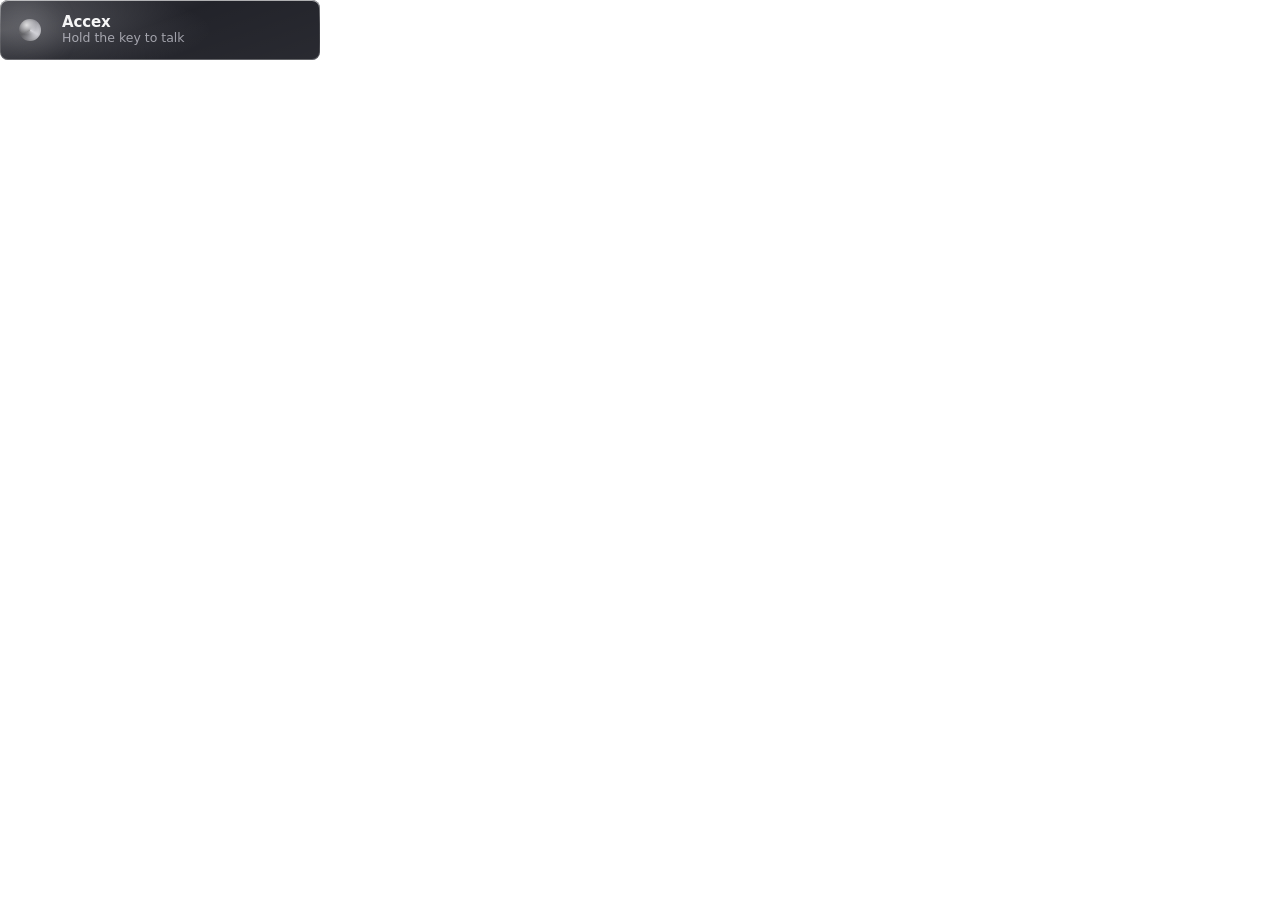
<file: ui/web/index.html>
<!doctype html>
<html lang="en">
<head>
  <meta charset="utf-8">
  <meta name="viewport" content="width=device-width, initial-scale=1">
  <title>Accex</title>
  <link rel="stylesheet" href="style.css">
</head>
<body>
  <!-- Visual companion for people next to the user; screen readers ignore it. -->
  <main id="stage" aria-hidden="true">
    <section id="pill" class="pill" data-state="idle">
      <div class="glass-edge"></div>
      <header class="row">
        <div class="orb"><span class="orb-core"></span><span class="orb-glow"></span></div>
        <div class="status">
          <span id="title" class="title">Accex</span>
          <span id="sub" class="sub">Hold the key to talk</span>
        </div>
        <div class="wave" id="wave"><i></i><i></i><i></i><i></i><i></i><i></i><i></i></div>
        <span id="badge" class="badge" hidden>Senior</span>
      </header>
      <div class="details" id="details"><div class="details-inner">
        <div class="line you" id="youLine" hidden>
          <span class="label">You</span><p id="you"></p>
        </div>
        <div class="line step" id="stepLine" hidden>
          <span class="label" id="stepLabel">Step 1</span>
          <div class="step-body">
            <p id="step"></p>
            <div class="progress"><i id="bar"></i></div>
          </div>
        </div>
        <div class="line reply" id="replyLine" hidden>
          <span class="label">Accex</span><p id="reply"></p>
        </div>
      </div></div>
    </section>
  </main>
  <script src="app.js"></script>
</body>
</html>
</file>
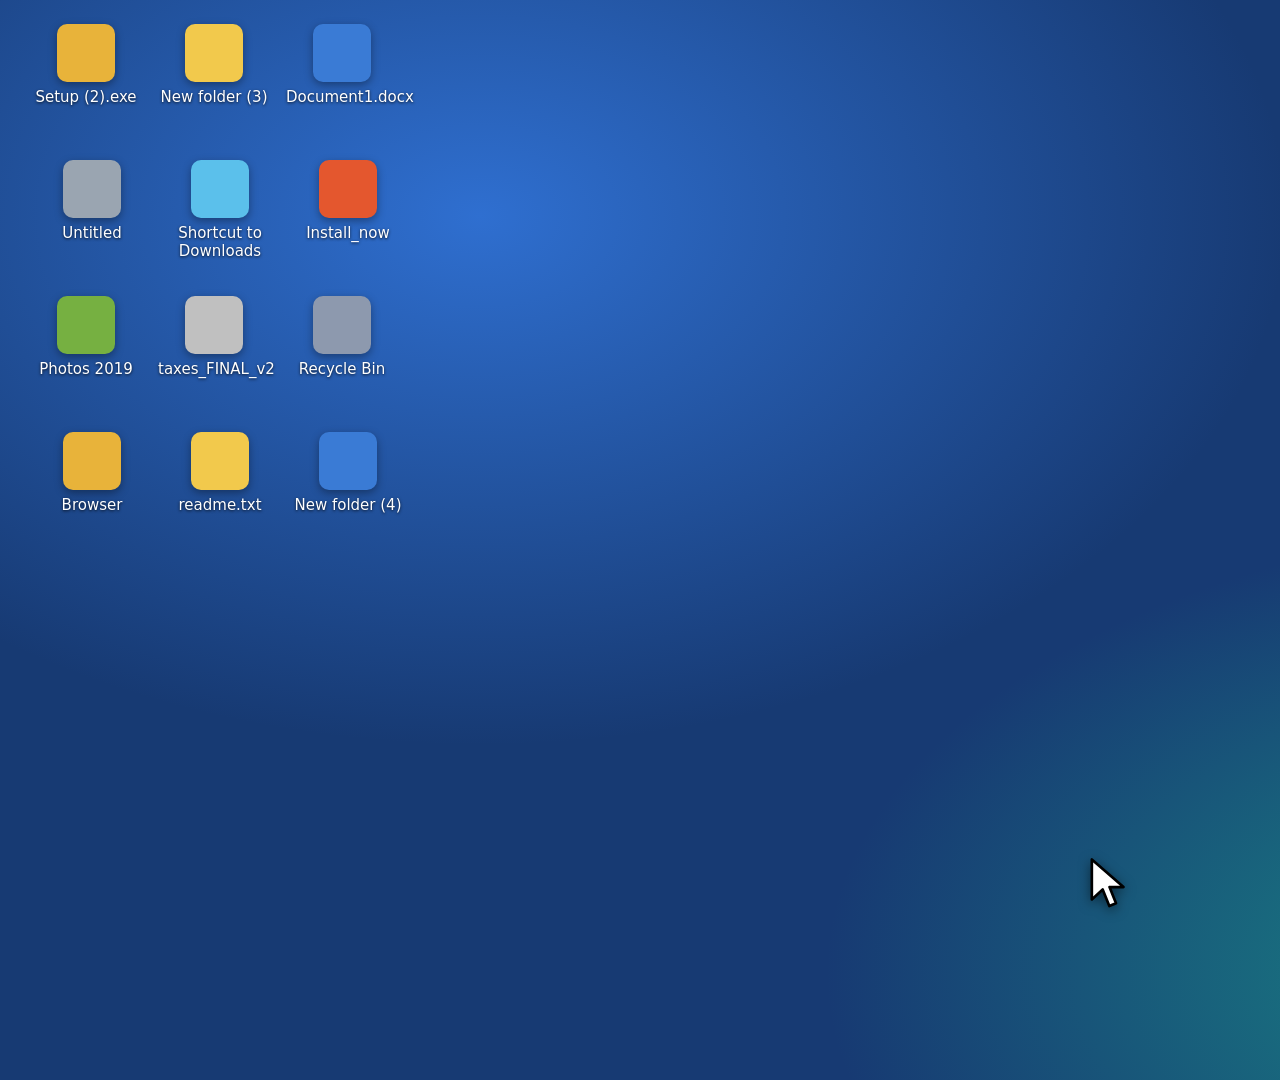
<file: brag-output/work/composition/index.html>
<!doctype html>
<html lang="en">
<head>
<meta charset="utf-8">
<title>Accex launch</title>
<!-- The real pill stylesheet, copied unchanged from ui/web/style.css -->
<link rel="stylesheet" href="pill.css">
<style>
  /* Video overrides: every value is driven by render(t), so no CSS transitions. */
  *, *::before, *::after { transition: none !important; }
  .details, .pill.expanded .details, .line { animation: none !important; }
  html, body { width: 1920px; height: 1080px; background: #000; overflow: hidden; }
  body { position: relative; font-family: "Segoe UI Variable Display", "Segoe UI", system-ui, sans-serif;
         color: #fff; -webkit-font-smoothing: antialiased; }
  .scene { position: absolute; inset: 0; display: none; }

  /* 1 hook */
  #s1 { background: #000; }
  .hook { position: absolute; left: 0; right: 0; top: 440px; text-shadow: 0 6px 40px rgba(0,0,0,.6); text-align: center; font-size: 118px;
          font-weight: 650; letter-spacing: -0.035em; line-height: 1; }
  .hook span { display: inline-block; margin: 0 0.12em; }

  #clutter { position: absolute; inset: 0; background:
      radial-gradient(60% 70% at 25% 20%, #2f6fd0, transparent 70%),
      radial-gradient(60% 60% at 85% 90%, #1a8f86, transparent 70%), #173a73; }
  .ico { position: absolute; width: 112px; text-align: center; font-size: 15px; color: #fff;
         text-shadow: 0 1px 3px rgba(0,0,0,.8); line-height: 1.2; }
  .ico b { display: block; width: 58px; height: 58px; margin: 0 auto 6px; border-radius: 10px;
           box-shadow: 0 3px 8px rgba(0,0,0,.35); }
  .dlg { position: absolute; background: #f3f3f3; color: #1b1b1b; border-radius: 10px; padding: 24px 26px;
         box-shadow: 0 30px 70px rgba(0,0,0,.55), 0 0 0 1px rgba(0,0,0,.2); font-size: 20px; }
  .dlg h4 { font-size: 23px; font-weight: 650; margin-bottom: 10px; }
  .dlg .btns { display: flex; gap: 10px; margin-top: 20px; justify-content: flex-end; }
  .dlg .btns span { padding: 9px 18px; border-radius: 6px; background: #e1e1e1; font-size: 17px; }
  .dlg .btns span.pri { background: #0a64d8; color: #fff; }
  #scrim { position: absolute; inset: 0; background: #000; }
  #cursor0 { position: absolute; width: 40px; height: 54px; left: 0; top: 0; filter: drop-shadow(0 3px 6px rgba(0,0,0,.5)); }

  /* 2 reveal */
  #s2 { background: radial-gradient(60% 70% at 50% 62%, rgba(10,132,255,0.20), transparent 70%), #06070b; }
  #quote { position: absolute; left: 0; right: 0; top: 250px; text-align: center; font-size: 74px;
           font-weight: 600; letter-spacing: -0.025em; color: rgba(255,255,255,0.96); }
  #quote .caret { display: inline-block; width: 5px; height: 0.95em; margin-left: 6px; vertical-align: -0.12em;
                  background: #64d2ff; border-radius: 2px; }
  #kicker { position: absolute; left: 0; right: 0; top: 186px; text-align: center; font-size: 26px;
            font-weight: 600; letter-spacing: 0.22em; color: rgba(235,235,245,0.55); text-transform: uppercase; }

  /* 3-4 desktop */
  #desk { background:
      radial-gradient(55% 60% at 22% 18%, rgba(47,92,214,0.75), transparent 70%),
      radial-gradient(50% 60% at 85% 95%, rgba(126,58,190,0.65), transparent 70%),
      radial-gradient(40% 40% at 70% 30%, rgba(20,160,200,0.30), transparent 70%),
      #0a0e22; }
  .headline { position: absolute; left: 0; right: 0; top: 56px; text-align: center; font-size: 60px;
              font-weight: 650; letter-spacing: -0.03em; text-shadow: 0 4px 30px rgba(0,0,0,0.35); }
  .win { position: absolute; left: 360px; top: 168px; width: 1200px; height: 560px; border-radius: 14px;
         overflow: hidden; box-shadow: 0 40px 90px rgba(0,0,0,0.55), 0 0 0 1px rgba(255,255,255,0.10); }

  /* generic music app */
  #app { background: #17181d; color: #fff; }
  #app .side { position: absolute; left: 0; top: 0; bottom: 72px; width: 210px; background: #111216;
               padding: 26px 24px; display: flex; flex-direction: column; gap: 22px; }
  #app .side div { display: flex; align-items: center; gap: 14px; font-size: 19px; font-weight: 600;
                   color: rgba(255,255,255,0.62); }
  #app .side div:first-child { color: #fff; }
  #app .side i { width: 22px; height: 22px; border-radius: 6px; background: rgba(255,255,255,0.22); }
  #search { position: absolute; left: 240px; top: 20px; width: 460px; height: 46px; border-radius: 23px;
            background: #2a2b33; display: flex; align-items: center; padding: 0 20px; gap: 12px;
            font-size: 19px; color: rgba(255,255,255,0.45); box-shadow: inset 0 0 0 2px transparent; }
  #search.focus { box-shadow: inset 0 0 0 2px #0a84ff; }
  #search.typed { color: #fff; }
  #search .mag { width: 16px; height: 16px; border: 2.5px solid currentColor; border-radius: 50%; flex: none; opacity: .8; }
  #search .caret2 { display: inline-block; width: 2px; height: 22px; background: #fff; margin-left: 1px; }
  .main { position: absolute; left: 240px; top: 96px; right: 30px; bottom: 90px; }
  .main h3 { font-size: 26px; font-weight: 650; letter-spacing: -0.01em; margin-bottom: 18px; }
  .tiles { display: grid; grid-template-columns: repeat(4, 1fr); gap: 18px; }
  .tile { height: 236px; border-radius: 10px; background: #23242b; padding: 14px; display: flex; flex-direction: column; gap: 12px; }
  .tile b { flex: 1; border-radius: 6px; }
  .tile u { height: 12px; width: 70%; border-radius: 6px; background: rgba(255,255,255,0.18); text-decoration: none; }
  #results { position: absolute; inset: 0; }
  .top { display: flex; align-items: center; gap: 26px; padding: 22px; border-radius: 12px; background: #23242b; width: 620px; }
  .top.hl { background: #2b3447; box-shadow: inset 0 0 0 2px rgba(10,132,255,0.8); }
  .art { width: 132px; height: 132px; border-radius: 8px; flex: none;
         background: radial-gradient(circle at 30% 30%, #ffcf6b, transparent 55%), linear-gradient(135deg, #b8325a, #3a1f6e); }
  .top .t1 { font-size: 34px; font-weight: 700; letter-spacing: -0.02em; }
  .top .t2 { font-size: 20px; color: rgba(255,255,255,0.62); margin-top: 6px; }
  .rowph { height: 14px; border-radius: 7px; background: rgba(255,255,255,0.10); margin-top: 26px; width: 560px; }
  #np { position: absolute; left: 0; right: 0; bottom: 0; height: 72px; background: #0f1014; display: flex;
        align-items: center; padding: 0 20px; gap: 16px; border-top: 1px solid rgba(255,255,255,0.06); }
  #np .art { width: 48px; height: 48px; border-radius: 5px; }
  #np .nt { width: 230px; } #np .nt b { display: block; font-size: 17px; } #np .nt span { font-size: 14px; color: rgba(255,255,255,0.6); }
  #np .ctl { width: 40px; height: 40px; border-radius: 50%; background: #fff; display: grid; place-items: center; }
  #np .pause { display: flex; gap: 4px; } #np .pause i { width: 4px; height: 14px; background: #111; border-radius: 1px; }
  #np .track { flex: 1; height: 5px; border-radius: 3px; background: rgba(255,255,255,0.15); margin: 0 30px 0 20px; overflow: hidden; }
  #np .track i { display: block; height: 100%; background: #fff; border-radius: 3px; }

  /* generic mail window (rebuilt from brain/fixtures/senior/scam_grandson_giftcards.png) */
  #mail { background: #fff; color: #1d2433; }
  #mail .side { position: absolute; left: 0; top: 0; bottom: 0; width: 230px; background: #f4f6fa; padding: 34px 30px;
                display: flex; flex-direction: column; gap: 24px; font-size: 21px; }
  #mail .side b { font-weight: 600; }
  #mail .body { position: absolute; left: 290px; top: 40px; right: 40px; }
  #mail h2 { font-size: 40px; font-weight: 750; letter-spacing: -0.02em; margin-bottom: 18px; }
  #mail p { font-size: 23px; line-height: 1.25; padding: 7px 12px; margin-left: -12px; border-radius: 8px; }
  #mail .from { color: #5a6275; }
  #mail p.flag { background: rgba(255,69,58,0.10); box-shadow: inset 0 0 0 2.5px #ff453a; }

  #cursor { position: absolute; width: 34px; height: 46px; left: 0; top: 0; filter: drop-shadow(0 3px 6px rgba(0,0,0,.45)); }
  #ripple { position: absolute; width: 60px; height: 60px; margin: -30px 0 0 -30px; border-radius: 50%;
            border: 3px solid #64d2ff; }

  /* 5 outro */
  #s5 { background: radial-gradient(50% 55% at 50% 36%, rgba(94,92,230,0.28), transparent 70%), #05060a; }
  .bigorb { position: absolute; left: 940px; top: 250px; transform-origin: 20px 20px;
            --a1: #64d2ff; --a2: #0a84ff; --a3: #bf5af2; }
  #word { position: absolute; left: 0; right: 0; top: 470px; text-align: center; font-size: 150px; font-weight: 700; letter-spacing: -0.045em; }
  #tag { position: absolute; left: 0; right: 0; top: 660px; text-align: center; font-size: 56px; font-weight: 600;
         letter-spacing: -0.02em; color: rgba(255,255,255,0.92); }
  #fine { position: absolute; left: 0; right: 0; top: 770px; text-align: center; font-size: 30px; font-weight: 500;
          color: rgba(235,235,245,0.6); }

  /* the pill layer: real markup, scaled; anchored at its bottom centre */
  #pillwrap { position: absolute; left: 0; top: 0; width: 520px; transform-origin: 50% 100%; }
  #pillwrap .pill { position: relative; margin: 0 auto; }
</style>
</head>
<body>
  <div id="s1" class="scene">
    <div id="clutter"></div>
    <div class="dlg" id="dlg1" style="left:1010px;top:250px;width:560px">
      <h4>Updates are ready</h4>Restart now to finish installing updates?
      <div class="btns"><span class="pri">Restart now</span><span>Remind me later</span><span>Details</span></div></div>
    <div class="dlg" id="dlg2" style="left:600px;top:660px;width:470px">
      <h4>Allow notifications?</h4>This site wants to show notifications.
      <div class="btns"><span class="pri">Allow</span><span>Block</span></div></div>
    <div class="dlg" id="dlg3" style="left:1390px;top:860px;width:470px;padding:18px 22px">
      <h4 style="font-size:19px;margin-bottom:4px">Storage almost full</h4><span style="font-size:17px">Free up space to keep your PC running.</span></div>
    <svg id="cursor0" viewBox="0 0 24 32"><path d="M2 2 L2 26 L8.5 20 L12.5 30 L16.5 28.3 L12.6 18.6 L21 18.6 Z"
         fill="#fff" stroke="#000" stroke-width="1.6" stroke-linejoin="round"/></svg>
    <div id="scrim"></div>
    <div class="hook" id="hook1"><span>Lost</span><span>on</span><span>your</span><span>computer?</span></div>
    <div class="hook" id="hook2"><span>Just</span><span>ask.</span></div>
  </div>

  <div id="s2" class="scene">
    <div id="kicker">Hold a key · ask in your own words</div>
    <div id="quote"></div>
  </div>

  <div id="desk" class="scene">
    <div class="headline" id="head3">It does every click. And tells you each step.</div>
    <div class="headline" id="head4">And it stops scams before you click.</div>
    <div id="app" class="win">
      <div class="side"><div><i></i>Home</div><div><i></i>Search</div><div><i></i>Library</div></div>
      <div id="search"><span class="mag"></span><span id="q">Search songs, artists…</span></div>
      <div class="main">
        <div id="recent"><h3>Recently played</h3>
          <div class="tiles">
            <div class="tile"><b style="background:linear-gradient(135deg,#2c5bd6,#59c3ff)"></b><u></u></div>
            <div class="tile"><b style="background:linear-gradient(135deg,#7a3ac0,#ff6fa6)"></b><u></u></div>
            <div class="tile"><b style="background:linear-gradient(135deg,#1f8f6a,#9be36b)"></b><u></u></div>
            <div class="tile"><b style="background:linear-gradient(135deg,#d0682b,#ffd36b)"></b><u></u></div>
          </div></div>
        <div id="results"><h3>Top result</h3>
          <div class="top" id="toprow"><div class="art"></div>
            <div><div class="t1">Bohemian Rhapsody</div><div class="t2">Song · Queen</div></div></div>
          <div class="rowph"></div><div class="rowph" style="width:430px"></div></div>
      </div>
      <div id="np"><div class="art"></div><div class="nt"><b>Bohemian Rhapsody</b><span>Queen</span></div>
        <div class="ctl"><div class="pause"><i></i><i></i></div></div><div class="track"><i id="npbar"></i></div></div>
    </div>
    <div id="mail" class="win">
      <div class="side"><b>Compose</b><span>Inbox&nbsp;&nbsp;3</span><span>Starred</span><span>Sent</span><span>Drafts</span></div>
      <div class="body">
        <h2>URGENT help Grandma</h2>
        <p class="from">From: Lucas &lt;lucas.help.urgent@mailbox-fast.example&gt;</p>
        <p>Grandma it's me, I lost my phone and I'm in trouble with the police.</p>
        <p>Please don't tell mom. I need $2,000 today.</p>
        <p id="giftline">Buy Apple gift cards at the pharmacy and send me photos of the codes.</p>
        <p>Hurry please, I can't talk on the phone.</p>
      </div>
    </div>
    <svg id="cursor" viewBox="0 0 24 32"><path d="M2 2 L2 26 L8.5 20 L12.5 30 L16.5 28.3 L12.6 18.6 L21 18.6 Z"
         fill="#fff" stroke="#000" stroke-width="1.6" stroke-linejoin="round"/></svg>
    <div id="ripple"></div>
  </div>

  <div id="s5" class="scene">
    <div class="bigorb" id="bigorb"><div class="orb"><span class="orb-core"></span><span class="orb-glow"></span></div></div>
    <div id="word">Accex</div>
    <div id="tag">Ask in your own words.</div>
    <div id="fine">An AI digital navigator · Built at Cutie Hack 2026</div>
  </div>

  <!-- markup copied from ui/web/index.html -->
  <div id="pillwrap">
    <section id="pill" class="pill" data-state="idle">
      <div class="glass-edge"></div>
      <header class="row">
        <div class="orb"><span class="orb-core"></span><span class="orb-glow"></span></div>
        <div class="status">
          <span id="title" class="title">Accex</span>
          <span id="sub" class="sub">Hold the key to talk</span>
        </div>
        <div class="wave" id="wave"><i></i><i></i><i></i><i></i><i></i><i></i><i></i></div>
        <span id="badge" class="badge" hidden>Senior</span>
      </header>
      <div class="details" id="details"><div class="details-inner">
        <div class="line you" id="youLine" hidden><span class="label">You</span><p id="you"></p></div>
        <div class="line step" id="stepLine" hidden>
          <span class="label" id="stepLabel">Step 1</span>
          <div class="step-body"><p id="step"></p><div class="progress"><i id="bar"></i></div></div>
        </div>
        <div class="line reply" id="replyLine" hidden><span class="label">Accex</span><p id="reply"></p></div>
      </div></div>
    </section>
  </div>

<script>
"use strict";
const $ = (id) => document.getElementById(id);
const clamp = (x, a = 0, b = 1) => Math.min(b, Math.max(a, x));
const prog = (t, a, b) => clamp((t - a) / (b - a));
const easeOut = (x) => 1 - Math.pow(1 - x, 3);
const easeInOut = (x) => x < 0.5 ? 4 * x * x * x : 1 - Math.pow(-2 * x + 2, 3) / 2;
const spring = (x) => { x = clamp(x); return 1 - Math.exp(-6.5 * x) * Math.cos(10 * x); };
const lerp = (a, b, x) => a + (b - a) * x;
const show = (el, on) => { el.style.display = on ? (el.classList.contains("scene") ? "block" : "") : "none"; };

// state titles from ui/web/app.js
const STATES = {
  idle: "Accex", listening: "Listening", thinking: "Thinking", acting: "Working on it",
  done: "Done", blocked: "Scam blocked",
};
const SUBS = { idle: "Hold Alt Gr to talk", listening: "Speak now, release when done",
  thinking: "Looking at your screen…", done: "", blocked: "Nothing was clicked or paid" };

const QUOTE = "“Play Bohemian Rhapsody on Spotify”";
const STEPS = [  // describe() labels from app.js
  [7.5, "Opening Spotify"], [8.5, "Clicking Spotify search box"],
  [9.0, "Typing “Bohemian Rhapsody Queen”"], [10.0, "Pressing enter"],
];
const TYPED = "Bohemian Rhapsody Queen";
const REPLY1 = "Bohemian Rhapsody by Queen is now playing on Spotify.";
const YOU2 = "“Lucas needs help, what should I do?”";
const REPLY2 = "Stop. This looks like a scam: a fake grandson asking for gift cards. Don't click, call or pay anything.";

function enter(el, t, at, dur = 0.35, dy = 6) {      // fade + rise from time `at`
  const p = easeOut(prog(t, at, at + dur));
  el.style.opacity = p; el.style.transform = `translateY(${(1 - p) * dy}px)`;
}

function setLine(line, on, t, at) {
  line.hidden = !on;
  if (on) enter(line, t, at);
}

function pillState(t) {
  const P = { state: "idle", sub: undefined, expanded: false, you: null, youAt: 0, step: null, stepAt: 0,
              stepN: 0, bar: 0, reply: null, replyAt: 0, badge: false };
  if (t < 3.8) { P.state = "idle"; }
  else if (t < 5.5) { P.state = "listening"; }
  else if (t < 7.5) { P.state = "thinking"; P.expanded = true; P.you = QUOTE; P.youAt = 5.5; }
  else if (t < 13.0) {
    P.expanded = true; P.you = QUOTE; P.youAt = -1;
    let n = 0; STEPS.forEach(([at], i) => { if (t >= at) n = i + 1; });
    const [at, label] = STEPS[n - 1];
    P.state = t >= 10.5 ? "done" : "acting";
    P.sub = t >= 10.5 ? "" : label;
    P.step = label; P.stepN = n; P.stepAt = at;
    const w = (k) => Math.min(92, 22 + k * 14);
    P.bar = lerp(w(n - 1), w(n), easeOut(prog(t, at, at + 0.6)));
    if (n === 1) P.bar = lerp(0, w(1), easeOut(prog(t, at, at + 0.6)));
    if (t >= 10.5) { P.bar = lerp(w(4), 100, easeOut(prog(t, 10.5, 11.1))); P.reply = REPLY1; P.replyAt = 10.5; }
  } else {
    P.badge = true; P.expanded = true; P.you = YOU2; P.youAt = 13.05;
    P.state = t < 14.0 ? "thinking" : "blocked";
    if (t >= 14.0) { P.reply = REPLY2; P.replyAt = 14.0; }
  }
  return P;
}

function renderPill(t) {
  const P = pillState(t), pill = $("pill");
  if (pill.dataset.state !== P.state) pill.dataset.state = P.state;
  $("title").textContent = STATES[P.state];
  $("sub").textContent = P.sub !== undefined ? P.sub : SUBS[P.state];
  pill.classList.toggle("expanded", P.expanded);
  $("badge").hidden = !P.badge;
  setLine($("youLine"), !!P.you, t, P.youAt); if (P.you) $("you").textContent = P.you;
  setLine($("stepLine"), !!P.step, t, P.stepN === 1 ? P.stepAt : -1);
  if (P.step) {
    $("stepLabel").textContent = `Step ${P.stepN}`; $("step").textContent = P.step;
    $("bar").style.width = `${P.bar}%`;
  }
  setLine($("replyLine"), !!P.reply, t, P.replyAt); if (P.reply) $("reply").textContent = P.reply;

  // placement: bottom-centre anchor (x, bottom y) and scale
  let y, s, o = 1;
  if (t < 6.6) {
    const p = spring(prog(t, 3.0, 3.6));
    y = 700; s = lerp(1.7, 2.2, p); o = easeOut(prog(t, 3.0, 3.3));
  } else {
    const p = easeInOut(prog(t, 6.6, 7.25));
    y = lerp(700, 1046, p); s = lerp(2.2, 1.5, p);
  }
  if (t >= 16.7) o = 1 - easeOut(prog(t, 16.7, 17.0));
  const w = $("pillwrap");
  w.style.display = t >= 3.0 && t < 17.0 ? "" : "none";
  w.style.opacity = o;
  w.style.transform = `translate(${960 - 260}px, ${y - w.offsetHeight}px) scale(${s})`;
}

function render(t) {
  // scene visibility
  show($("s1"), t < 3.0);
  show($("s2"), t >= 3.0 && t < 7.0);
  show($("desk"), t >= 6.6 && t < 17.0);
  show($("s5"), t >= 17.0);

  // 1 hook
  if (t < 3.0) {
    const words = $("hook1").children;
    [0.3, 0.44, 0.58, 0.72].forEach((at, i) => enter(words[i], t, at, 0.3, 24));
    // the lost cursor wanders, the pop-ups pile up, then everything dims behind the words
    const cx = 960 + 330 * Math.sin(2.1 * t + 0.4) + 140 * Math.sin(5.3 * t);
    const cy = 560 + 220 * Math.cos(1.6 * t) + 90 * Math.sin(4.1 * t + 1);
    $("cursor0").style.transform = `translate(${cx}px, ${cy}px)`;
    [["dlg1", 0.0], ["dlg2", 0.25], ["dlg3", 0.5]].forEach(([id, at]) => {
      const el = $(id), p = spring(prog(t, at, at + 0.45));
      el.style.opacity = clamp(prog(t, at, at + 0.12)); el.style.transform = `scale(${lerp(0.85, 1, p)})`;
    });
    $("scrim").style.opacity = lerp(0, 0.62, easeOut(prog(t, 0.25, 0.7))) + 0.38 * easeInOut(prog(t, 1.9, 2.1));
    $("hook1").style.opacity = 1 - prog(t, 1.9, 2.05);
    const h2 = $("hook2").children;
    [2.1, 2.25].forEach((at, i) => enter(h2[i], t, at, 0.3, 24));
    $("hook2").style.opacity = t < 2.1 ? 0 : 1 - prog(t, 2.85, 3.0);
  }

  // 2 reveal
  if (t >= 3.0 && t < 7.0) {
    const n = Math.round(QUOTE.length * prog(t, 4.0, 5.0));
    $("quote").innerHTML = "";
    $("quote").append(document.createTextNode(QUOTE.slice(0, n)));
    if (t >= 3.9 && t < 5.6) { const c = document.createElement("span"); c.className = "caret"; $("quote").append(c); }
    enter($("kicker"), t, 3.1, 0.4, 10);
    $("quote").style.opacity = $("kicker").style.opacity = 1 - easeInOut(prog(t, 6.3, 6.6));
    $("s2").style.opacity = 1 - easeInOut(prog(t, 6.6, 7.0));
  }

  // 3-4 desktop
  if (t >= 6.6 && t < 17.0) {
    $("desk").style.opacity = easeOut(prog(t, 6.6, 7.0)) * (1 - easeOut(prog(t, 16.7, 17.0)));
    const h3 = $("head3"), h4 = $("head4");
    show(h3, t < 13.0); show(h4, t >= 13.0);
    enter(h3, t, 6.85, 0.45, 18); enter(h4, t, 13.1, 0.45, 18);
    if (t >= 12.75 && t < 13.0) h3.style.opacity = 1 - prog(t, 12.75, 12.95);

    // music app
    const app = $("app");
    show(app, t >= 7.5 && t < 13.0);
    const ap = spring(prog(t, 7.5, 8.1));
    const out = easeInOut(prog(t, 12.7, 13.0));
    app.style.opacity = clamp(prog(t, 7.5, 7.7)) * (1 - out);
    app.style.transform = `scale(${lerp(0.9, 1, ap) - out * 0.04})`;
    const typed = Math.round(TYPED.length * prog(t, 9.0, 9.7));
    const q = $("q"), sb = $("search");
    sb.classList.toggle("focus", t >= 8.5 && t < 10.1);
    sb.classList.toggle("typed", t >= 9.0);
    q.textContent = t >= 9.0 ? TYPED.slice(0, typed) : "Search songs, artists…";
    if (t >= 8.5 && t < 10.1 && Math.floor(t * 2) % 2 === 0) { const c = document.createElement("span"); c.className = "caret2"; q.append(c); }
    const res = t >= 10.1;
    show($("recent"), !res); show($("results"), res);
    if (res) enter($("results"), t, 10.1, 0.35, 14);
    $("toprow").classList.toggle("hl", t >= 10.3);
    show($("np"), t >= 10.3);
    if (t >= 10.3) { enter($("np"), t, 10.3, 0.3, 20); $("npbar").style.width = `${lerp(0, 10, prog(t, 10.3, 13.0))}%`; }

    // cursor
    const cur = $("cursor"), rip = $("ripple");
    show(cur, t >= 7.9 && t < 12.8);
    const cp = easeInOut(prog(t, 7.95, 8.45));
    let cx = lerp(1250, 800, cp), cy = lerp(560, 200, cp);
    const cp2 = easeInOut(prog(t, 10.05, 10.45));
    cx = lerp(cx, 760, cp2); cy = lerp(cy, 420, cp2);
    cur.style.transform = `translate(${cx}px, ${cy}px) scale(${t >= 8.45 && t < 8.6 ? 0.88 : 1})`;
    cur.style.opacity = clamp(prog(t, 7.9, 8.05)) * (1 - prog(t, 12.6, 12.8));
    const rp = prog(t, 8.5, 8.95);
    show(rip, rp > 0 && rp < 1);
    rip.style.left = "803px"; rip.style.top = "204px";
    rip.style.transform = `scale(${lerp(0.3, 1.6, easeOut(rp))})`; rip.style.opacity = 1 - rp;

    // mail
    const mail = $("mail");
    show(mail, t >= 13.0);
    const mp = easeOut(prog(t, 13.0, 13.45));
    mail.style.opacity = mp; mail.style.transform = `scale(${lerp(0.96, 1, mp)})`;
    $("giftline").classList.toggle("flag", t >= 14.15);
  }

  // 5 outro
  if (t >= 17.0) {
    const op = spring(prog(t, 17.0, 17.7));
    $("bigorb").style.transform = `scale(${lerp(2.5, 4.6, op)})`;
    $("bigorb").style.opacity = easeOut(prog(t, 17.0, 17.3));
    enter($("word"), t, 17.15, 0.45, 26);
    enter($("tag"), t, 17.55, 0.45, 20);
    enter($("fine"), t, 18.0, 0.45, 14);
  }

  renderPill(t);

  // freeze the real CSS keyframe animations (orb spin, breathe, wave bars, shimmer) at time t
  for (const a of document.getAnimations()) { a.pause(); a.currentTime = t * 1000; }
}

const ICONS = ["Setup (2).exe", "New folder (3)", "Document1.docx", "Untitled", "Shortcut to Downloads",
  "Install_now", "Photos 2019", "taxes_FINAL_v2", "Recycle Bin", "Browser", "readme.txt", "New folder (4)",
  "Scan0001.pdf", "Driver update", "Copy of Copy", "Toolbar setup", "Zoom (1)", "img_8812.jpg"];
const COLORS = ["#e8b33a", "#f2c94c", "#3a7bd5", "#9aa5b1", "#5bc0eb", "#e4572e", "#76b041", "#c0c0c0", "#8d99ae"];
ICONS.forEach((name, i) => {
  const d = document.createElement("div"); d.className = "ico";
  const col = i % 3, row = Math.floor(i / 3);
  d.style.left = `${30 + col * 128 + (row % 2) * 6}px`; d.style.top = `${24 + row * 136}px`;
  if (i >= 12) { d.style.left = `${1560 + (i % 3) * 120}px`; d.style.top = `${40 + (i - 12) % 3 * 140 + (i > 14 ? 420 : 0)}px`; }
  const b = document.createElement("b"); b.style.background = COLORS[i % COLORS.length];
  d.append(b, document.createTextNode(name)); $("clutter").append(d);
});
window.render = render;
window.ready = document.fonts.ready.then(() => true);
render(0);
</script>
</body>
</html>
</file>
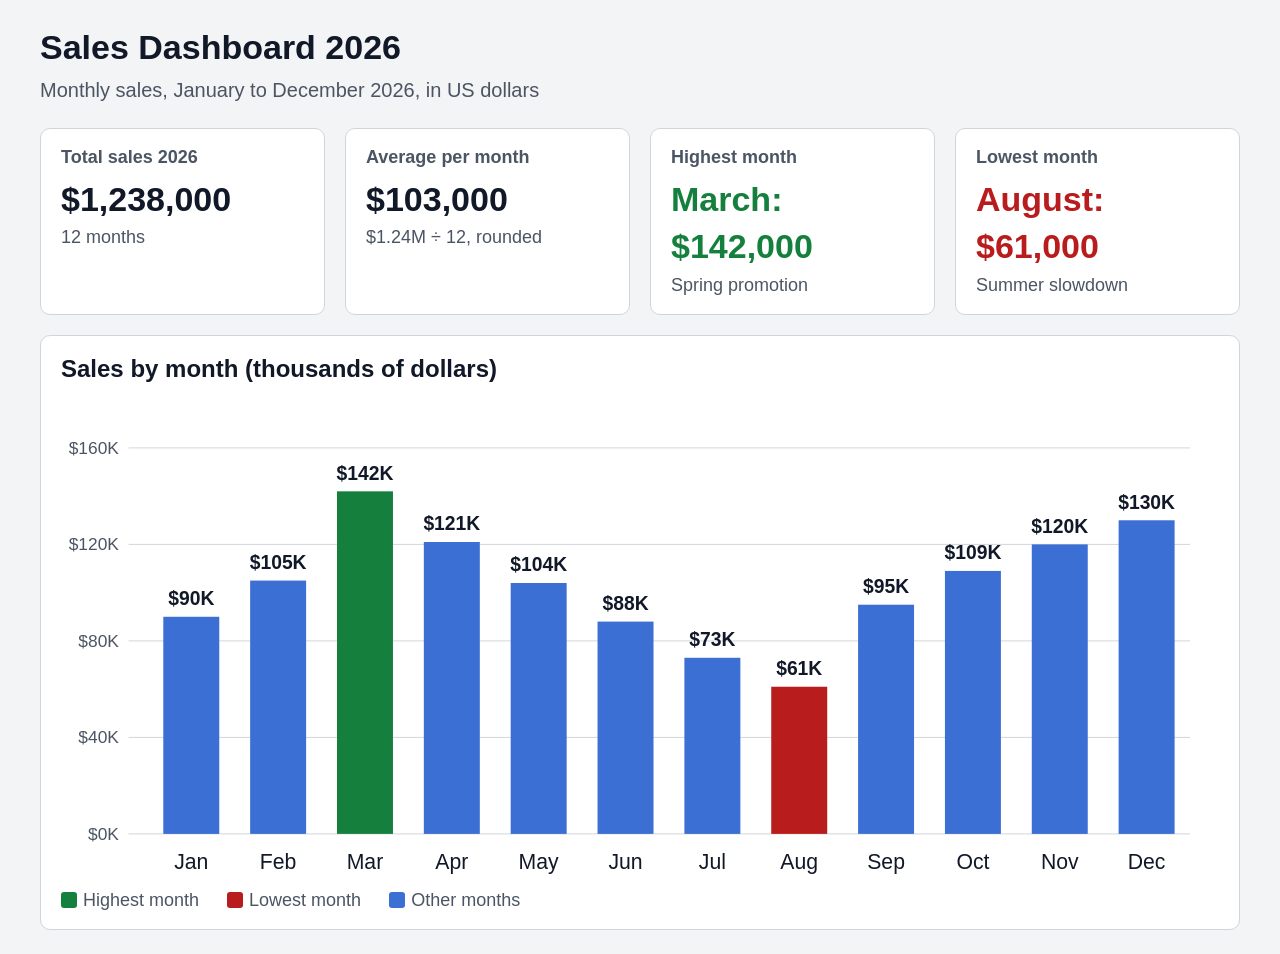
<file: demo/screens/dashboard.html>
<!doctype html>
<html lang="en">
<head>
<meta charset="utf-8">
<meta name="viewport" content="width=device-width, initial-scale=1">
<title>Sales Dashboard 2026</title>
<!--
  Demo screen for Accex (owner: P3). Open full-screen (F11) in the browser.
  The numbers MUST match the demo answers (mocks/brain.py and demo/checklist.md):
    highest = March $142K, lowest = August $61K, total = $1,238K (1.24 million).
  Same monthly values as brain/fixtures/make_dashboard.py (P2's prompt eval).
  demo/tests/test_demo.py checks this. Fully static: no network, no scripts.
-->
<style>
  :root { --ink: #111827; --muted: #4b5563; --line: #d1d5db; --bar: #3b6fd4;
          --high: #15803d; --low: #b91c1c; --card: #ffffff; --bg: #f3f4f6; }
  * { box-sizing: border-box; }
  body { margin: 0; background: var(--bg); color: var(--ink);
         font: 18px/1.4 "Segoe UI", Arial, sans-serif; }
  header { padding: 24px 40px 8px; }
  h1 { margin: 0; font-size: 34px; }
  .sub { margin: 4px 0 0; color: var(--muted); font-size: 20px; }
  .kpis { display: grid; grid-template-columns: repeat(4, 1fr); gap: 20px; padding: 16px 40px; }
  .kpi { background: var(--card); border: 1px solid var(--line); border-radius: 10px; padding: 16px 20px; }
  .kpi h2 { margin: 0; font-size: 18px; font-weight: 600; color: var(--muted); }
  .kpi p { margin: 6px 0 0; font-size: 34px; font-weight: 700; }
  .kpi .note { font-size: 18px; font-weight: 400; color: var(--muted); margin-top: 2px; }
  .kpi.high p { color: var(--high); } .kpi.low p { color: var(--low); }
  section.chart { margin: 4px 40px 24px; background: var(--card); border: 1px solid var(--line);
                  border-radius: 10px; padding: 16px 20px; }
  section.chart h2 { margin: 0 0 4px; font-size: 24px; }
  svg { width: 100%; height: auto; display: block; }
  .grid { stroke: var(--line); stroke-width: 1; }
  .axis { fill: var(--muted); font-size: 18px; }
  .bar { fill: var(--bar); } .bar.high { fill: var(--high); } .bar.low { fill: var(--low); }
  .val { fill: var(--ink); font-size: 20px; font-weight: 700; }
  .mon { fill: var(--ink); font-size: 22px; }
  .legend { display: flex; gap: 28px; margin-top: 6px; color: var(--muted); }
  .sw { display: inline-block; width: 16px; height: 16px; border-radius: 3px; vertical-align: -2px; margin-right: 6px; }
</style>
</head>
<body>
<header>
  <h1>Sales Dashboard 2026</h1>
  <p class="sub">Monthly sales, January to December 2026, in US dollars</p>
</header>

<main>
  <div class="kpis">
    <div class="kpi"><h2>Total sales 2026</h2><p>$1,238,000</p><div class="note">12 months</div></div>
    <div class="kpi"><h2>Average per month</h2><p>$103,000</p><div class="note">$1.24M ÷ 12, rounded</div></div>
    <div class="kpi high"><h2>Highest month</h2><p>March: $142,000</p><div class="note">Spring promotion</div></div>
    <div class="kpi low"><h2>Lowest month</h2><p>August: $61,000</p><div class="note">Summer slowdown</div></div>
  </div>

  <section class="chart" aria-labelledby="chart-title">
    <h2 id="chart-title">Sales by month (thousands of dollars)</h2>
    <svg viewBox="0 0 1200 510" role="img"
         aria-label="Bar chart of monthly sales in 2026. Highest is March at 142 thousand dollars, lowest is August at 61 thousand dollars.">
      <line class="grid" x1="70" y1="460" x2="1170" y2="460"/>
      <text class="axis" x="60" y="466" text-anchor="end">$0K</text>
      <line class="grid" x1="70" y1="360" x2="1170" y2="360"/>
      <text class="axis" x="60" y="366" text-anchor="end">$40K</text>
      <line class="grid" x1="70" y1="260" x2="1170" y2="260"/>
      <text class="axis" x="60" y="266" text-anchor="end">$80K</text>
      <line class="grid" x1="70" y1="160" x2="1170" y2="160"/>
      <text class="axis" x="60" y="166" text-anchor="end">$120K</text>
      <line class="grid" x1="70" y1="60" x2="1170" y2="60"/>
      <text class="axis" x="60" y="66" text-anchor="end">$160K</text>

      <rect class="bar" data-month="Jan" data-sales="90000" x="106" y="235" width="58" height="225"><title>Jan: $90K</title></rect>
      <text class="val" x="135" y="223" text-anchor="middle">$90K</text>
      <text class="mon" x="135" y="496" text-anchor="middle">Jan</text>
      <rect class="bar" data-month="Feb" data-sales="105000" x="196" y="197.5" width="58" height="262.5"><title>Feb: $105K</title></rect>
      <text class="val" x="225" y="185.5" text-anchor="middle">$105K</text>
      <text class="mon" x="225" y="496" text-anchor="middle">Feb</text>
      <rect class="bar high" data-month="Mar" data-sales="142000" x="286" y="105" width="58" height="355"><title>Mar: $142K</title></rect>
      <text class="val" x="315" y="93" text-anchor="middle">$142K</text>
      <text class="mon" x="315" y="496" text-anchor="middle">Mar</text>
      <rect class="bar" data-month="Apr" data-sales="121000" x="376" y="157.5" width="58" height="302.5"><title>Apr: $121K</title></rect>
      <text class="val" x="405" y="145.5" text-anchor="middle">$121K</text>
      <text class="mon" x="405" y="496" text-anchor="middle">Apr</text>
      <rect class="bar" data-month="May" data-sales="104000" x="466" y="200" width="58" height="260"><title>May: $104K</title></rect>
      <text class="val" x="495" y="188" text-anchor="middle">$104K</text>
      <text class="mon" x="495" y="496" text-anchor="middle">May</text>
      <rect class="bar" data-month="Jun" data-sales="88000" x="556" y="240" width="58" height="220"><title>Jun: $88K</title></rect>
      <text class="val" x="585" y="228" text-anchor="middle">$88K</text>
      <text class="mon" x="585" y="496" text-anchor="middle">Jun</text>
      <rect class="bar" data-month="Jul" data-sales="73000" x="646" y="277.5" width="58" height="182.5"><title>Jul: $73K</title></rect>
      <text class="val" x="675" y="265.5" text-anchor="middle">$73K</text>
      <text class="mon" x="675" y="496" text-anchor="middle">Jul</text>
      <rect class="bar low" data-month="Aug" data-sales="61000" x="736" y="307.5" width="58" height="152.5"><title>Aug: $61K</title></rect>
      <text class="val" x="765" y="295.5" text-anchor="middle">$61K</text>
      <text class="mon" x="765" y="496" text-anchor="middle">Aug</text>
      <rect class="bar" data-month="Sep" data-sales="95000" x="826" y="222.5" width="58" height="237.5"><title>Sep: $95K</title></rect>
      <text class="val" x="855" y="210.5" text-anchor="middle">$95K</text>
      <text class="mon" x="855" y="496" text-anchor="middle">Sep</text>
      <rect class="bar" data-month="Oct" data-sales="109000" x="916" y="187.5" width="58" height="272.5"><title>Oct: $109K</title></rect>
      <text class="val" x="945" y="175.5" text-anchor="middle">$109K</text>
      <text class="mon" x="945" y="496" text-anchor="middle">Oct</text>
      <rect class="bar" data-month="Nov" data-sales="120000" x="1006" y="160" width="58" height="300"><title>Nov: $120K</title></rect>
      <text class="val" x="1035" y="148" text-anchor="middle">$120K</text>
      <text class="mon" x="1035" y="496" text-anchor="middle">Nov</text>
      <rect class="bar" data-month="Dec" data-sales="130000" x="1096" y="135" width="58" height="325"><title>Dec: $130K</title></rect>
      <text class="val" x="1125" y="123" text-anchor="middle">$130K</text>
      <text class="mon" x="1125" y="496" text-anchor="middle">Dec</text>
    </svg>
    <div class="legend">
      <span><span class="sw" style="background:var(--high)"></span>Highest month</span>
      <span><span class="sw" style="background:var(--low)"></span>Lowest month</span>
      <span><span class="sw" style="background:var(--bar)"></span>Other months</span>
    </div>
  </section>
</main>
</body>
</html>
</file>
<file: ui/web/style.css>
/* Accex pill: dark "liquid glass" in the spirit of Apple's materials.
   The window is transparent; everything visible is the pill itself. */

:root {
  --glass: rgb(30, 31, 38);           /* dark material (no desktop blur behind a */
  --glass-hi: rgba(255, 255, 255, 0.15); /* non-activating window on Windows)   */
  --glass-lo: rgba(255, 255, 255, 0.02);
  --stroke: rgba(255, 255, 255, 0.18);
  --text: rgba(255, 255, 255, 0.96);
  --text-2: rgba(235, 235, 245, 0.62);
  --text-3: rgba(235, 235, 245, 0.38);
  --accent: #0a84ff;
  --a1: #64d2ff;  /* orb colours, changed per state */
  --a2: #0a84ff;
  --a3: #bf5af2;
  --radius: 8px;                       /* Windows 11 rounds the window frame to 8px */
  --ease: cubic-bezier(0.2, 0.8, 0.2, 1);
  --spring: cubic-bezier(0.34, 1.4, 0.64, 1);
  font-family: -apple-system, "SF Pro Display", "Segoe UI Variable Display", "Segoe UI",
               system-ui, sans-serif;
  -webkit-font-smoothing: antialiased;
}

* { box-sizing: border-box; margin: 0; }

html, body {
  background: transparent;
  overflow: hidden;
  user-select: none;
  cursor: default;
}

/* The native window is cut to exactly the pill's size and rounded shape (ui/app.py), so
   the pill sits at the top-left at its natural size and nothing is drawn outside it
   (no outer shadows: they would be clipped). */
#stage {
  position: fixed;
  inset: 0;
  display: block;
  padding: 0;
}

/* ------------------------------------------------------------------ pill */
.pill {
  position: absolute;
  top: 0;
  left: 0;
  flex: none;
  width: 320px;
  border-radius: var(--radius);   /* = Windows 11 window corner radius */
  padding: 10px 14px 10px 10px;
  color: var(--text);
  background:
    radial-gradient(120% 140% at 0% 50%, color-mix(in srgb, var(--a2) 22%, transparent), transparent 55%),
    linear-gradient(160deg, var(--glass-hi) 0%, var(--glass-lo) 45%, rgba(255,255,255,0.05) 100%),
    var(--glass);
  box-shadow:
    inset 0 1px 0 rgba(255, 255, 255, 0.30),
    inset 0 -1px 0 rgba(255, 255, 255, 0.06),
    inset 0 0 0 1px rgba(255, 255, 255, 0.06);
  transition: background-color 0.4s var(--ease);   /* size changes are instant: the */
  overflow: hidden;                                 /* window is re-cut to match     */
}

/* thin specular rim, brighter at the top like Apple's glass */
.glass-edge {
  position: absolute;
  inset: 0;
  border-radius: inherit;
  padding: 1px;
  background: linear-gradient(180deg, rgba(255,255,255,0.45), rgba(255,255,255,0.08) 40%,
                              rgba(255,255,255,0.04) 70%, rgba(255,255,255,0.18));
  -webkit-mask: linear-gradient(#000 0 0) content-box, linear-gradient(#000 0 0);
  -webkit-mask-composite: xor;
  mask-composite: exclude;
  pointer-events: none;
}

.pill.expanded { width: 520px; }

.row {
  display: flex;
  align-items: center;
  gap: 12px;
  height: 40px;
}

/* ------------------------------------------------------------------ orb */
.orb {
  position: relative;
  flex: none;
  width: 40px;
  height: 40px;
  border-radius: 50%;
  isolation: isolate;
}

.orb-core {
  position: absolute;
  inset: 4px;
  border-radius: 50%;
  background: conic-gradient(from 0deg, var(--a1), var(--a2), var(--a3), var(--a1));
  filter: saturate(1.2);
  animation: spin 6s linear infinite, breathe 3.2s var(--ease) infinite;
  transition: inset 0.4s var(--spring);
}

.orb-core::after {          /* glassy highlight */
  content: "";
  position: absolute;
  inset: 0;
  border-radius: 50%;
  background: radial-gradient(circle at 35% 28%, rgba(255,255,255,0.75), rgba(255,255,255,0) 45%),
              radial-gradient(circle at 50% 50%, rgba(0,0,0,0) 55%, rgba(0,0,0,0.25));
}

.orb-glow {
  position: absolute;
  inset: -6px;
  border-radius: 50%;
  background: conic-gradient(from 90deg, var(--a1), var(--a3), var(--a2), var(--a1));
  filter: blur(12px);
  opacity: 0.45;
  z-index: -1;
  animation: spin 9s linear infinite reverse;
  transition: opacity 0.4s var(--ease);
}

@keyframes spin { to { transform: rotate(360deg); } }
@keyframes breathe { 0%, 100% { transform: scale(0.88); } 50% { transform: scale(1); } }
@keyframes pulse { 0%, 100% { transform: scale(0.9); } 50% { transform: scale(1.08); } }

/* ------------------------------------------------------------------ text */
.status {
  display: flex;
  flex-direction: column;
  min-width: 0;
  flex: 1;
  line-height: 1.15;
}

.title {
  font-size: 15px;
  font-weight: 600;
  letter-spacing: -0.01em;
}

.sub {
  font-size: 12.5px;
  color: var(--text-2);
  white-space: nowrap;
  overflow: hidden;
  text-overflow: ellipsis;
  transition: color 0.3s var(--ease);
}

.badge {
  flex: none;
  font-size: 11px;
  font-weight: 600;
  letter-spacing: 0.02em;
  padding: 4px 9px;
  border-radius: 999px;
  color: #ffd60a;
  background: rgba(255, 214, 10, 0.14);
  border: 1px solid rgba(255, 214, 10, 0.28);
}

/* ------------------------------------------------------------------ waveform */
.wave {
  display: flex;
  align-items: center;
  gap: 3px;
  height: 22px;
  opacity: 0;
  transform: scale(0.6);
  transition: opacity 0.3s var(--ease), transform 0.4s var(--spring);
}

.wave i {
  display: block;
  width: 3px;
  height: 100%;
  border-radius: 2px;
  background: linear-gradient(180deg, var(--a1), var(--a2));
  transform: scaleY(0.25);
}

.pill[data-state="listening"] .wave,
.pill[data-state="speaking"] .wave { opacity: 1; transform: scale(1); }

.pill[data-state="listening"] .wave i,
.pill[data-state="speaking"] .wave i { animation: bar 0.9s var(--ease) infinite; }

.wave i:nth-child(2) { animation-delay: -0.15s !important; }
.wave i:nth-child(3) { animation-delay: -0.45s !important; }
.wave i:nth-child(4) { animation-delay: -0.3s !important; }
.wave i:nth-child(5) { animation-delay: -0.6s !important; }
.wave i:nth-child(6) { animation-delay: -0.75s !important; }
.wave i:nth-child(7) { animation-delay: -0.2s !important; }

@keyframes bar { 0%, 100% { transform: scaleY(0.25); } 50% { transform: scaleY(1); } }

/* ------------------------------------------------------------------ details */
.details { display: none; }
.pill.expanded .details { display: block; margin-top: 8px; animation: rise 0.4s var(--ease); }

.details-inner { min-height: 0; overflow: hidden; }

.line {
  display: grid;
  grid-template-columns: 52px 1fr;
  gap: 10px;
  align-items: baseline;
  padding: 7px 6px 7px 8px;
  border-top: 1px solid rgba(255, 255, 255, 0.07);
  animation: rise 0.45s var(--ease);
}

.line[hidden] { display: none; }

.label {
  font-size: 11px;
  font-weight: 600;
  letter-spacing: 0.04em;
  text-transform: uppercase;
  color: var(--text-3);
}

.line p {
  font-size: 14px;
  line-height: 1.38;
  color: var(--text);
  overflow-wrap: anywhere;
  display: -webkit-box;
  -webkit-line-clamp: 3;
  -webkit-box-orient: vertical;
  overflow: hidden;
}

.line.you p { color: var(--text-2); }

.step-body { display: flex; flex-direction: column; gap: 7px; }

.progress {
  height: 4px;
  border-radius: 2px;
  background: rgba(255, 255, 255, 0.1);
  overflow: hidden;
}

.progress i {
  display: block;
  height: 100%;
  width: 0;
  border-radius: 2px;
  background: linear-gradient(90deg, var(--a1), var(--a2));
  transition: width 0.6s var(--ease);
}

@keyframes rise { from { opacity: 0; transform: translateY(4px); } to { opacity: 1; transform: none; } }

/* ------------------------------------------------------------------ states */
.pill[data-state="idle"] .orb-core { inset: 9px; animation: spin 10s linear infinite, breathe 4s var(--ease) infinite; }
.pill[data-state="idle"] .orb-glow { opacity: 0.2; }
.pill[data-state="idle"] { --a1: #8e8e93; --a2: #d1d1d6; --a3: #636366; }

.pill[data-state="listening"] { --a1: #64d2ff; --a2: #0a84ff; --a3: #5e5ce6; }
.pill[data-state="listening"] .orb-core { animation: spin 2.4s linear infinite, pulse 0.9s var(--ease) infinite; }
.pill[data-state="listening"] .orb-glow { opacity: 0.8; }

.pill[data-state="thinking"] { --a1: #bf5af2; --a2: #5e5ce6; --a3: #ff375f; }
.pill[data-state="thinking"] .orb-core { animation: spin 1.1s linear infinite, breathe 1.6s var(--ease) infinite; }
.pill[data-state="thinking"] .sub {
  background: linear-gradient(90deg, var(--text-3), var(--text), var(--text-3));
  background-size: 200% 100%;
  -webkit-background-clip: text;
  background-clip: text;
  color: transparent;
  animation: shimmer 1.6s linear infinite;
}
@keyframes shimmer { from { background-position: 200% 0; } to { background-position: -200% 0; } }

.pill[data-state="speaking"] { --a1: #30d158; --a2: #64d2ff; --a3: #0a84ff; }
.pill[data-state="speaking"] .orb-glow { opacity: 0.7; }

.pill[data-state="acting"] { --a1: #0a84ff; --a2: #64d2ff; --a3: #30d158; }
.pill[data-state="acting"] .orb-core { animation: spin 1.6s linear infinite; }

.pill[data-state="asking"] { --a1: #ffd60a; --a2: #ff9f0a; --a3: #ff6b3d; }
.pill[data-state="asking"] .orb-core { animation: spin 4s linear infinite, pulse 1.4s var(--ease) infinite; }

.pill[data-state="done"] { --a1: #30d158; --a2: #34c759; --a3: #64d2ff; }

.pill[data-state="blocked"], .pill[data-state="error"] { --a1: #ff453a; --a2: #ff375f; --a3: #ff9f0a; }
.pill[data-state="blocked"] {
  background:
    linear-gradient(160deg, rgba(255, 69, 58, 0.32) 0%, rgba(255, 69, 58, 0.08) 60%),
    var(--glass);
  box-shadow:
    inset 0 1px 0 rgba(255, 255, 255, 0.28),
    inset 0 0 0 1px rgba(255, 69, 58, 0.45);
}
.pill[data-state="blocked"] .orb-core,
.pill[data-state="error"] .orb-core { animation: pulse 0.7s var(--ease) infinite; }
.pill[data-state="blocked"] .sub, .pill[data-state="error"] .sub { color: #ff9f97; }

@media (prefers-reduced-motion: reduce) {
  *, *::before, *::after { animation-duration: 0.001s !important; animation-iteration-count: 1 !important;
                           transition-duration: 0.001s !important; }
}
</file>
<file: brag-output/work/composition/pill.css>
/* Accex pill: dark "liquid glass" in the spirit of Apple's materials.
   The window is transparent; everything visible is the pill itself. */

:root {
  --glass: rgb(30, 31, 38);           /* dark material (no desktop blur behind a */
  --glass-hi: rgba(255, 255, 255, 0.15); /* non-activating window on Windows)   */
  --glass-lo: rgba(255, 255, 255, 0.02);
  --stroke: rgba(255, 255, 255, 0.18);
  --text: rgba(255, 255, 255, 0.96);
  --text-2: rgba(235, 235, 245, 0.62);
  --text-3: rgba(235, 235, 245, 0.38);
  --accent: #0a84ff;
  --a1: #64d2ff;  /* orb colours, changed per state */
  --a2: #0a84ff;
  --a3: #bf5af2;
  --radius: 8px;                       /* Windows 11 rounds the window frame to 8px */
  --ease: cubic-bezier(0.2, 0.8, 0.2, 1);
  --spring: cubic-bezier(0.34, 1.4, 0.64, 1);
  font-family: -apple-system, "SF Pro Display", "Segoe UI Variable Display", "Segoe UI",
               system-ui, sans-serif;
  -webkit-font-smoothing: antialiased;
}

* { box-sizing: border-box; margin: 0; }

html, body {
  background: transparent;
  overflow: hidden;
  user-select: none;
  cursor: default;
}

/* The native window is cut to exactly the pill's size and rounded shape (ui/app.py), so
   the pill sits at the top-left at its natural size and nothing is drawn outside it
   (no outer shadows: they would be clipped). */
#stage {
  position: fixed;
  inset: 0;
  display: block;
  padding: 0;
}

/* ------------------------------------------------------------------ pill */
.pill {
  position: absolute;
  top: 0;
  left: 0;
  flex: none;
  width: 320px;
  border-radius: var(--radius);   /* = Windows 11 window corner radius */
  padding: 10px 14px 10px 10px;
  color: var(--text);
  background:
    radial-gradient(120% 140% at 0% 50%, color-mix(in srgb, var(--a2) 22%, transparent), transparent 55%),
    linear-gradient(160deg, var(--glass-hi) 0%, var(--glass-lo) 45%, rgba(255,255,255,0.05) 100%),
    var(--glass);
  box-shadow:
    inset 0 1px 0 rgba(255, 255, 255, 0.30),
    inset 0 -1px 0 rgba(255, 255, 255, 0.06),
    inset 0 0 0 1px rgba(255, 255, 255, 0.06);
  transition: background-color 0.4s var(--ease);   /* size changes are instant: the */
  overflow: hidden;                                 /* window is re-cut to match     */
}

/* thin specular rim, brighter at the top like Apple's glass */
.glass-edge {
  position: absolute;
  inset: 0;
  border-radius: inherit;
  padding: 1px;
  background: linear-gradient(180deg, rgba(255,255,255,0.45), rgba(255,255,255,0.08) 40%,
                              rgba(255,255,255,0.04) 70%, rgba(255,255,255,0.18));
  -webkit-mask: linear-gradient(#000 0 0) content-box, linear-gradient(#000 0 0);
  -webkit-mask-composite: xor;
  mask-composite: exclude;
  pointer-events: none;
}

.pill.expanded { width: 520px; }

.row {
  display: flex;
  align-items: center;
  gap: 12px;
  height: 40px;
}

/* ------------------------------------------------------------------ orb */
.orb {
  position: relative;
  flex: none;
  width: 40px;
  height: 40px;
  border-radius: 50%;
  isolation: isolate;
}

.orb-core {
  position: absolute;
  inset: 4px;
  border-radius: 50%;
  background: conic-gradient(from 0deg, var(--a1), var(--a2), var(--a3), var(--a1));
  filter: saturate(1.2);
  animation: spin 6s linear infinite, breathe 3.2s var(--ease) infinite;
  transition: inset 0.4s var(--spring);
}

.orb-core::after {          /* glassy highlight */
  content: "";
  position: absolute;
  inset: 0;
  border-radius: 50%;
  background: radial-gradient(circle at 35% 28%, rgba(255,255,255,0.75), rgba(255,255,255,0) 45%),
              radial-gradient(circle at 50% 50%, rgba(0,0,0,0) 55%, rgba(0,0,0,0.25));
}

.orb-glow {
  position: absolute;
  inset: -6px;
  border-radius: 50%;
  background: conic-gradient(from 90deg, var(--a1), var(--a3), var(--a2), var(--a1));
  filter: blur(12px);
  opacity: 0.45;
  z-index: -1;
  animation: spin 9s linear infinite reverse;
  transition: opacity 0.4s var(--ease);
}

@keyframes spin { to { transform: rotate(360deg); } }
@keyframes breathe { 0%, 100% { transform: scale(0.88); } 50% { transform: scale(1); } }
@keyframes pulse { 0%, 100% { transform: scale(0.9); } 50% { transform: scale(1.08); } }

/* ------------------------------------------------------------------ text */
.status {
  display: flex;
  flex-direction: column;
  min-width: 0;
  flex: 1;
  line-height: 1.15;
}

.title {
  font-size: 15px;
  font-weight: 600;
  letter-spacing: -0.01em;
}

.sub {
  font-size: 12.5px;
  color: var(--text-2);
  white-space: nowrap;
  overflow: hidden;
  text-overflow: ellipsis;
  transition: color 0.3s var(--ease);
}

.badge {
  flex: none;
  font-size: 11px;
  font-weight: 600;
  letter-spacing: 0.02em;
  padding: 4px 9px;
  border-radius: 999px;
  color: #ffd60a;
  background: rgba(255, 214, 10, 0.14);
  border: 1px solid rgba(255, 214, 10, 0.28);
}

/* ------------------------------------------------------------------ waveform */
.wave {
  display: flex;
  align-items: center;
  gap: 3px;
  height: 22px;
  opacity: 0;
  transform: scale(0.6);
  transition: opacity 0.3s var(--ease), transform 0.4s var(--spring);
}

.wave i {
  display: block;
  width: 3px;
  height: 100%;
  border-radius: 2px;
  background: linear-gradient(180deg, var(--a1), var(--a2));
  transform: scaleY(0.25);
}

.pill[data-state="listening"] .wave,
.pill[data-state="speaking"] .wave { opacity: 1; transform: scale(1); }

.pill[data-state="listening"] .wave i,
.pill[data-state="speaking"] .wave i { animation: bar 0.9s var(--ease) infinite; }

.wave i:nth-child(2) { animation-delay: -0.15s !important; }
.wave i:nth-child(3) { animation-delay: -0.45s !important; }
.wave i:nth-child(4) { animation-delay: -0.3s !important; }
.wave i:nth-child(5) { animation-delay: -0.6s !important; }
.wave i:nth-child(6) { animation-delay: -0.75s !important; }
.wave i:nth-child(7) { animation-delay: -0.2s !important; }

@keyframes bar { 0%, 100% { transform: scaleY(0.25); } 50% { transform: scaleY(1); } }

/* ------------------------------------------------------------------ details */
.details { display: none; }
.pill.expanded .details { display: block; margin-top: 8px; animation: rise 0.4s var(--ease); }

.details-inner { min-height: 0; overflow: hidden; }

.line {
  display: grid;
  grid-template-columns: 52px 1fr;
  gap: 10px;
  align-items: baseline;
  padding: 7px 6px 7px 8px;
  border-top: 1px solid rgba(255, 255, 255, 0.07);
  animation: rise 0.45s var(--ease);
}

.line[hidden] { display: none; }

.label {
  font-size: 11px;
  font-weight: 600;
  letter-spacing: 0.04em;
  text-transform: uppercase;
  color: var(--text-3);
}

.line p {
  font-size: 14px;
  line-height: 1.38;
  color: var(--text);
  overflow-wrap: anywhere;
  display: -webkit-box;
  -webkit-line-clamp: 3;
  -webkit-box-orient: vertical;
  overflow: hidden;
}

.line.you p { color: var(--text-2); }

.step-body { display: flex; flex-direction: column; gap: 7px; }

.progress {
  height: 4px;
  border-radius: 2px;
  background: rgba(255, 255, 255, 0.1);
  overflow: hidden;
}

.progress i {
  display: block;
  height: 100%;
  width: 0;
  border-radius: 2px;
  background: linear-gradient(90deg, var(--a1), var(--a2));
  transition: width 0.6s var(--ease);
}

@keyframes rise { from { opacity: 0; transform: translateY(4px); } to { opacity: 1; transform: none; } }

/* ------------------------------------------------------------------ states */
.pill[data-state="idle"] .orb-core { inset: 9px; animation: spin 10s linear infinite, breathe 4s var(--ease) infinite; }
.pill[data-state="idle"] .orb-glow { opacity: 0.2; }
.pill[data-state="idle"] { --a1: #8e8e93; --a2: #d1d1d6; --a3: #636366; }

.pill[data-state="listening"] { --a1: #64d2ff; --a2: #0a84ff; --a3: #5e5ce6; }
.pill[data-state="listening"] .orb-core { animation: spin 2.4s linear infinite, pulse 0.9s var(--ease) infinite; }
.pill[data-state="listening"] .orb-glow { opacity: 0.8; }

.pill[data-state="thinking"] { --a1: #bf5af2; --a2: #5e5ce6; --a3: #ff375f; }
.pill[data-state="thinking"] .orb-core { animation: spin 1.1s linear infinite, breathe 1.6s var(--ease) infinite; }
.pill[data-state="thinking"] .sub {
  background: linear-gradient(90deg, var(--text-3), var(--text), var(--text-3));
  background-size: 200% 100%;
  -webkit-background-clip: text;
  background-clip: text;
  color: transparent;
  animation: shimmer 1.6s linear infinite;
}
@keyframes shimmer { from { background-position: 200% 0; } to { background-position: -200% 0; } }

.pill[data-state="speaking"] { --a1: #30d158; --a2: #64d2ff; --a3: #0a84ff; }
.pill[data-state="speaking"] .orb-glow { opacity: 0.7; }

.pill[data-state="acting"] { --a1: #0a84ff; --a2: #64d2ff; --a3: #30d158; }
.pill[data-state="acting"] .orb-core { animation: spin 1.6s linear infinite; }

.pill[data-state="asking"] { --a1: #ffd60a; --a2: #ff9f0a; --a3: #ff6b3d; }
.pill[data-state="asking"] .orb-core { animation: spin 4s linear infinite, pulse 1.4s var(--ease) infinite; }

.pill[data-state="done"] { --a1: #30d158; --a2: #34c759; --a3: #64d2ff; }

.pill[data-state="blocked"], .pill[data-state="error"] { --a1: #ff453a; --a2: #ff375f; --a3: #ff9f0a; }
.pill[data-state="blocked"] {
  background:
    linear-gradient(160deg, rgba(255, 69, 58, 0.32) 0%, rgba(255, 69, 58, 0.08) 60%),
    var(--glass);
  box-shadow:
    inset 0 1px 0 rgba(255, 255, 255, 0.28),
    inset 0 0 0 1px rgba(255, 69, 58, 0.45);
}
.pill[data-state="blocked"] .orb-core,
.pill[data-state="error"] .orb-core { animation: pulse 0.7s var(--ease) infinite; }
.pill[data-state="blocked"] .sub, .pill[data-state="error"] .sub { color: #ff9f97; }

@media (prefers-reduced-motion: reduce) {
  *, *::before, *::after { animation-duration: 0.001s !important; animation-iteration-count: 1 !important;
                           transition-duration: 0.001s !important; }
}
</file>
